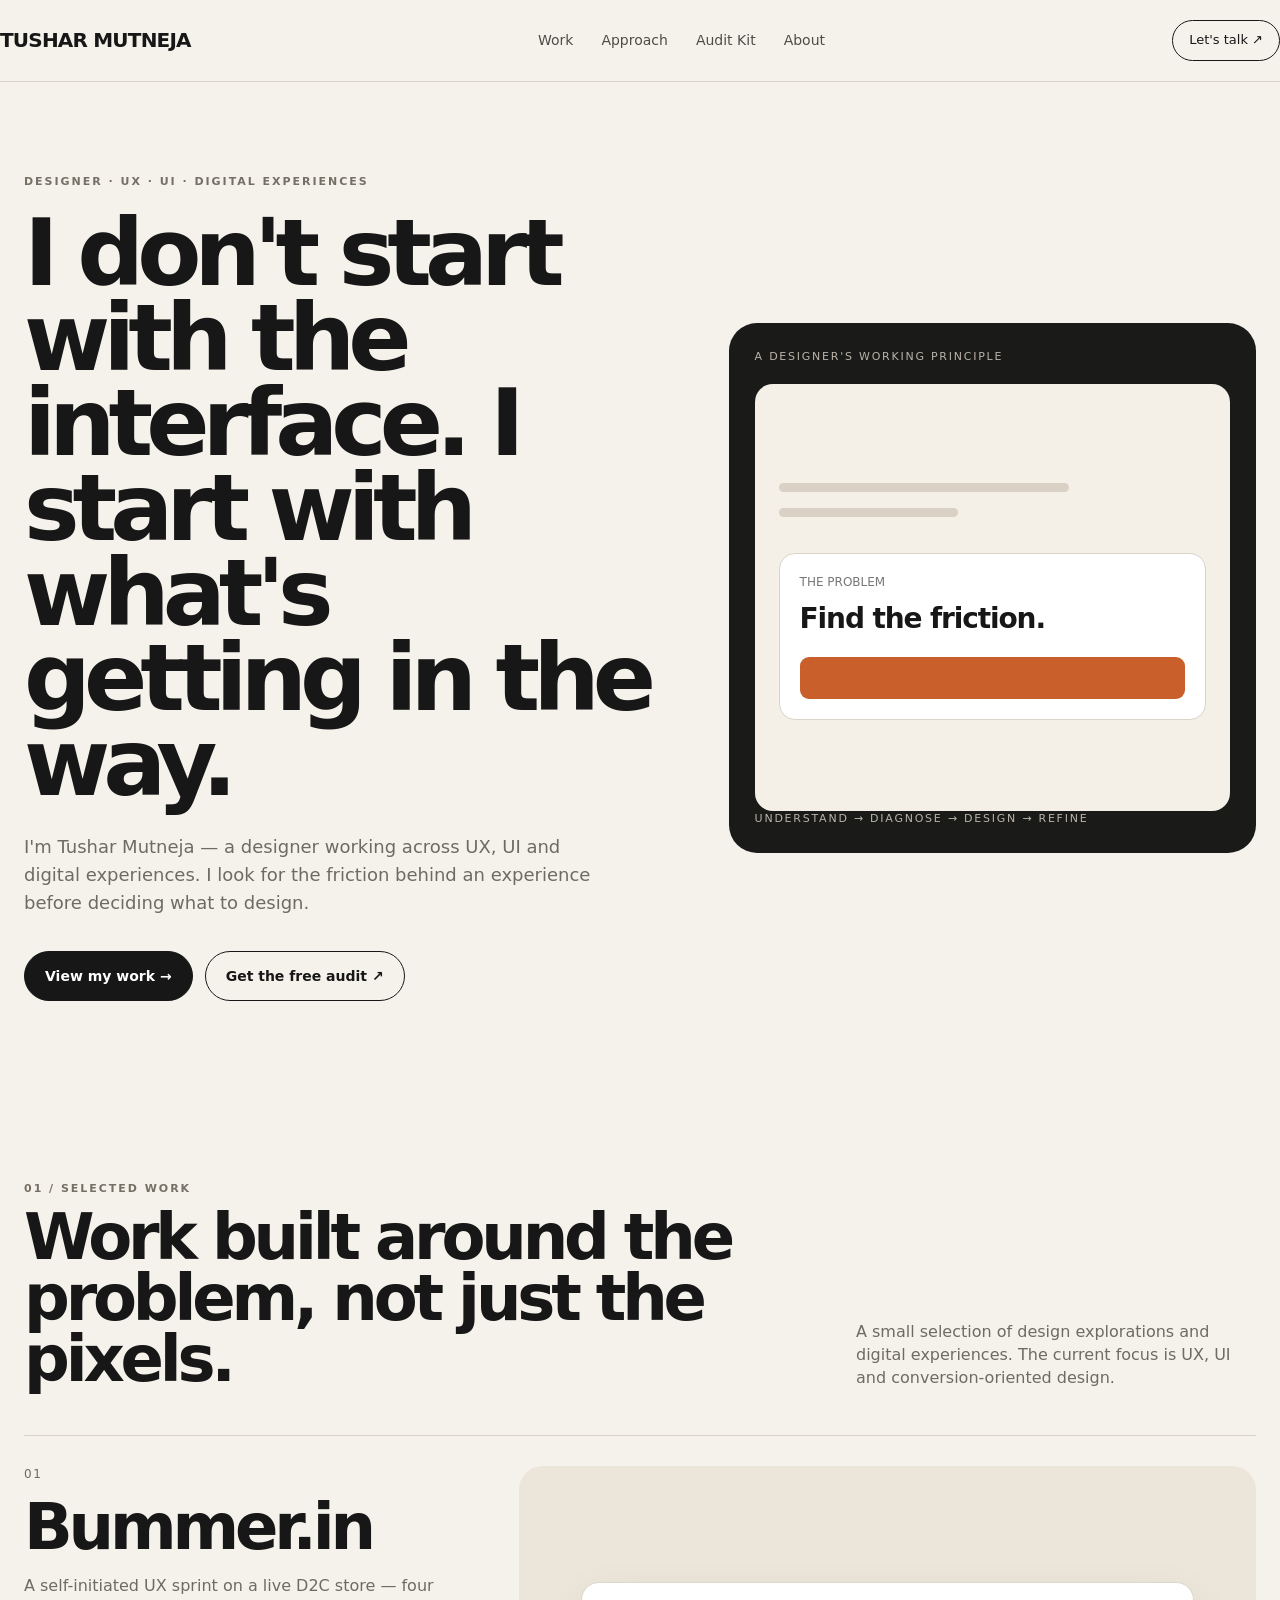
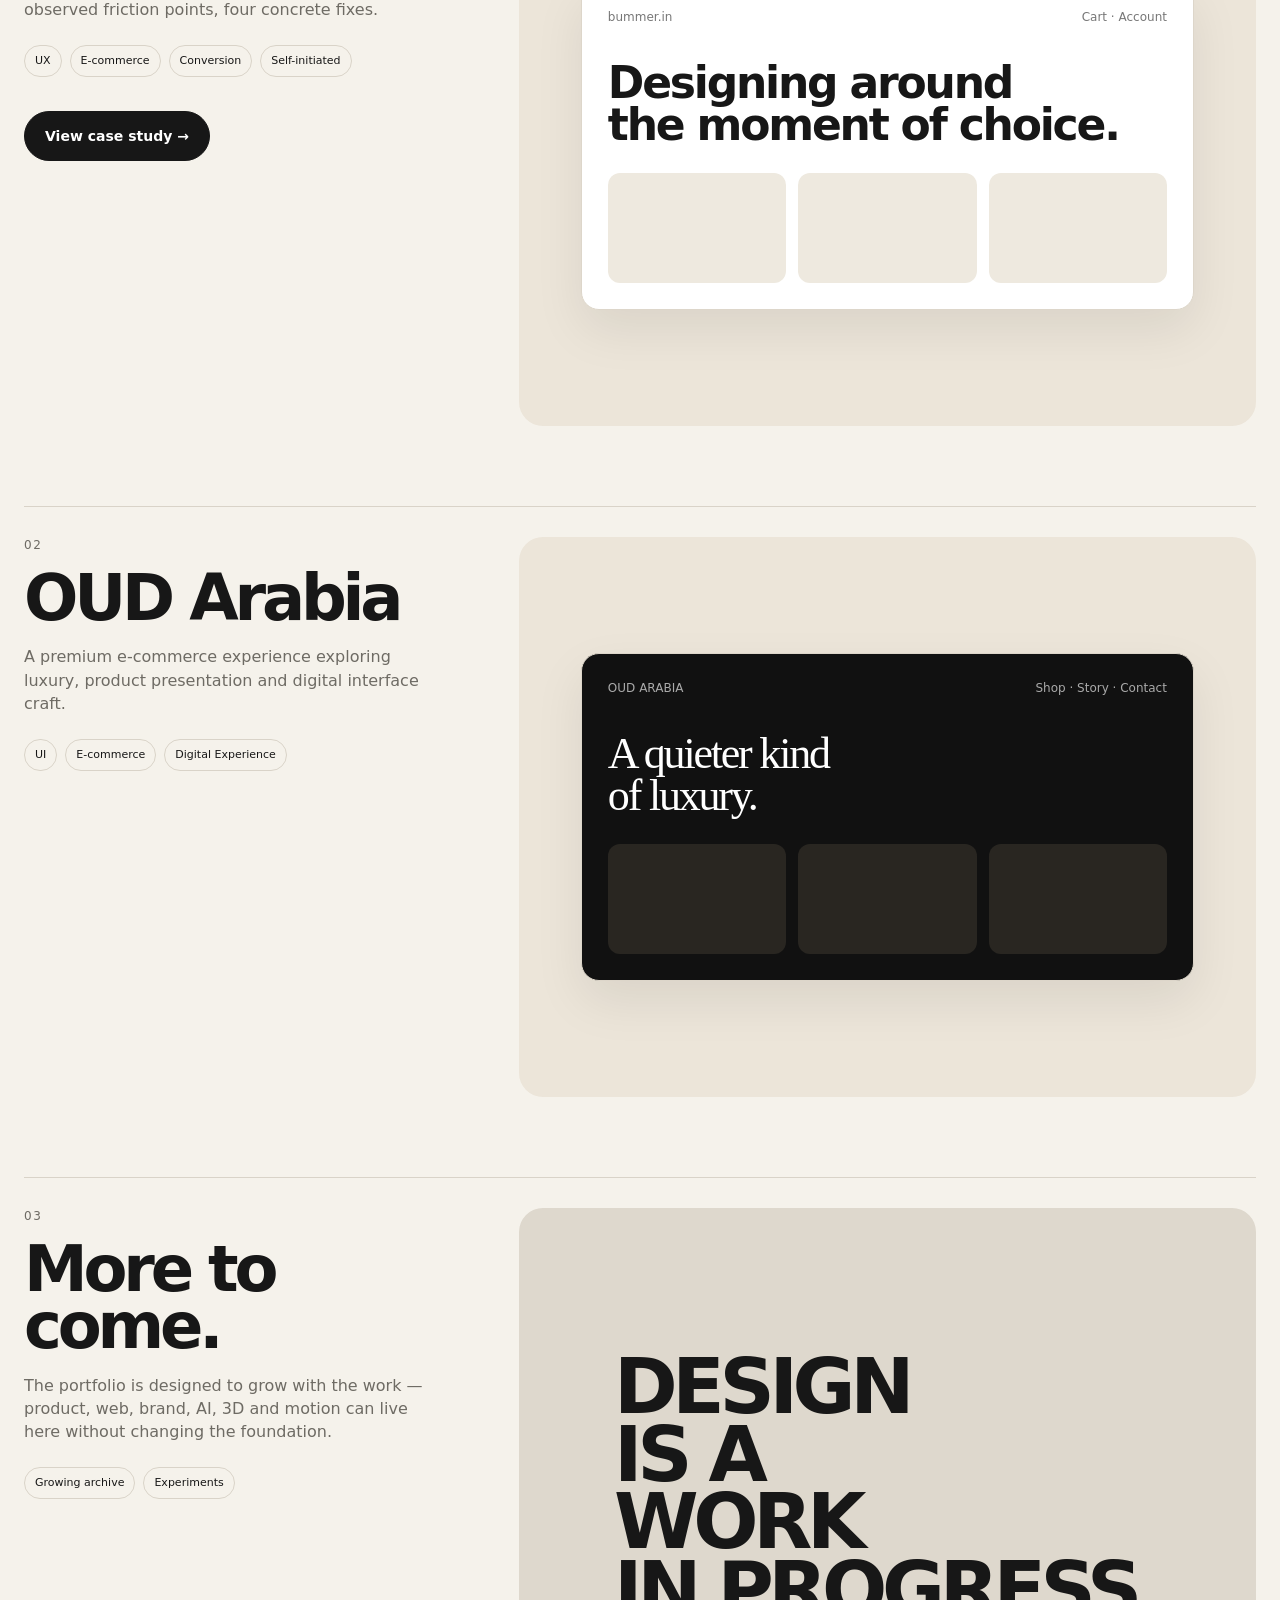
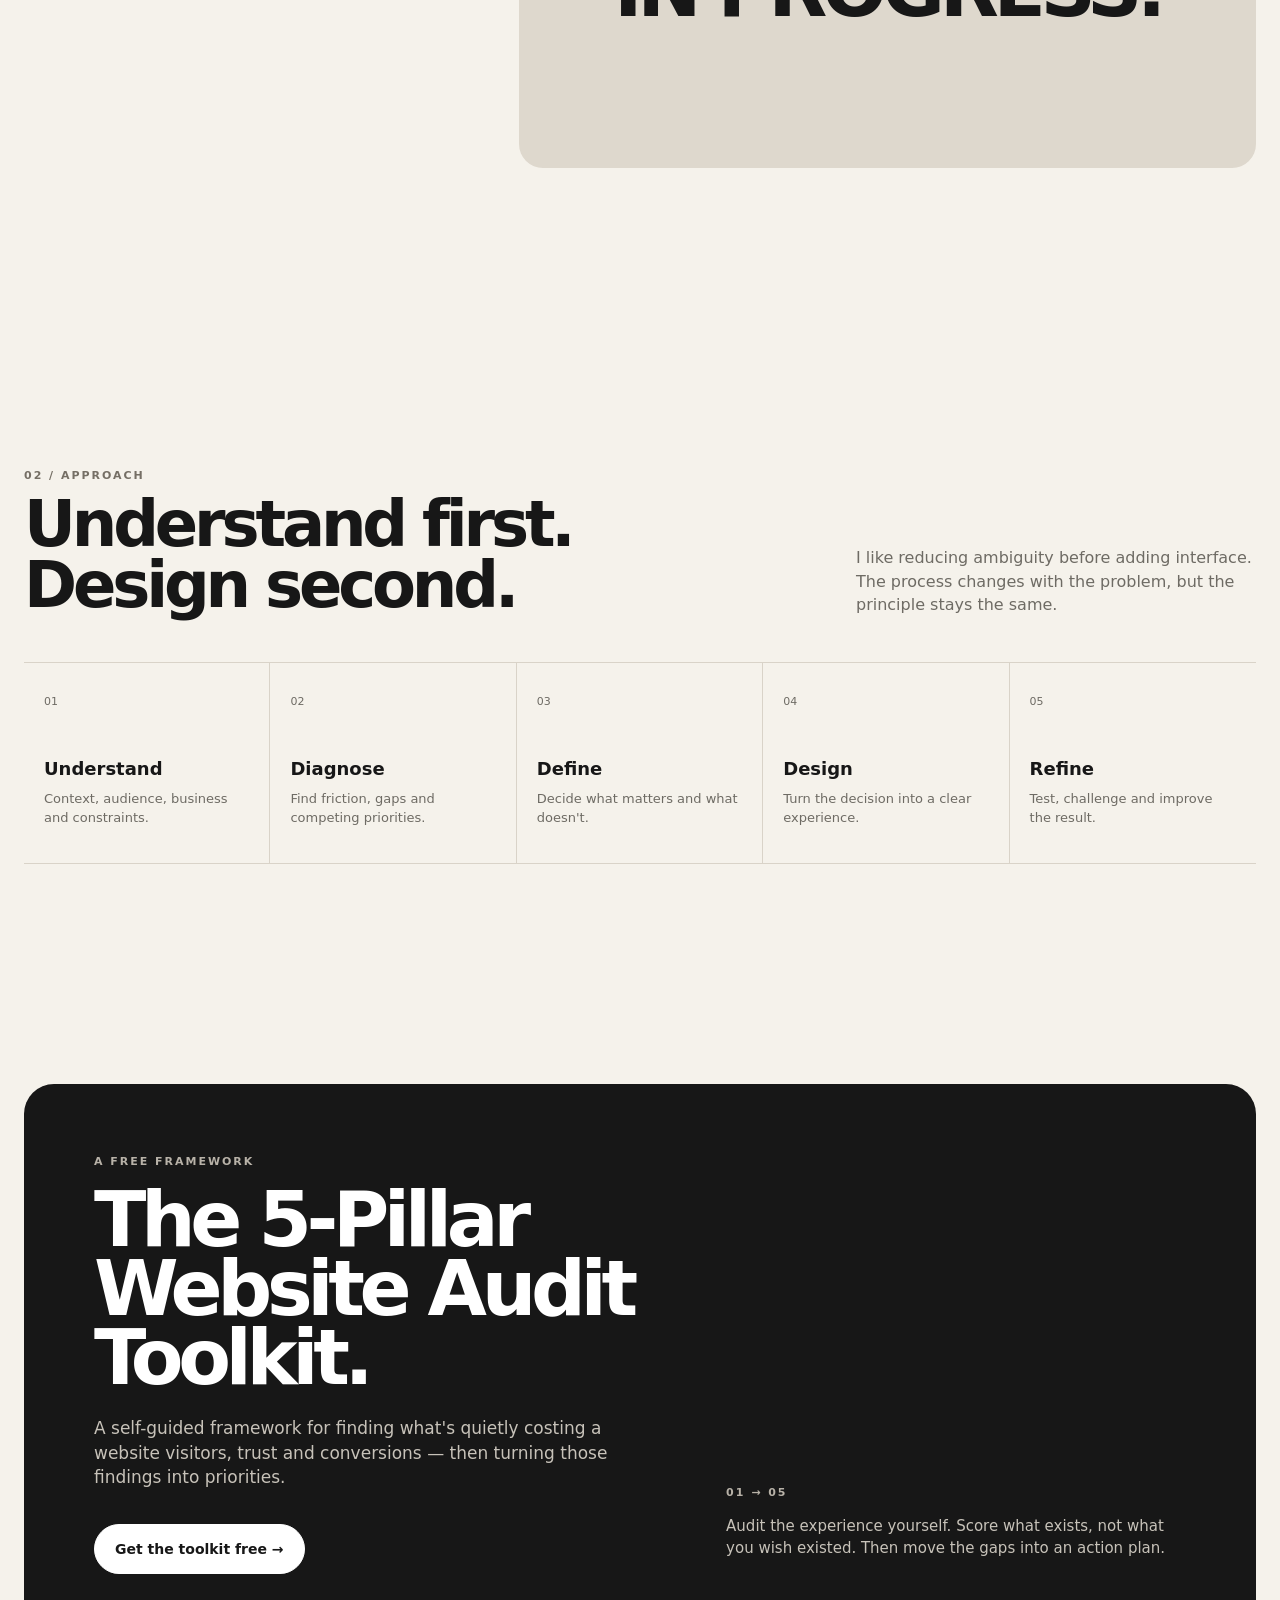
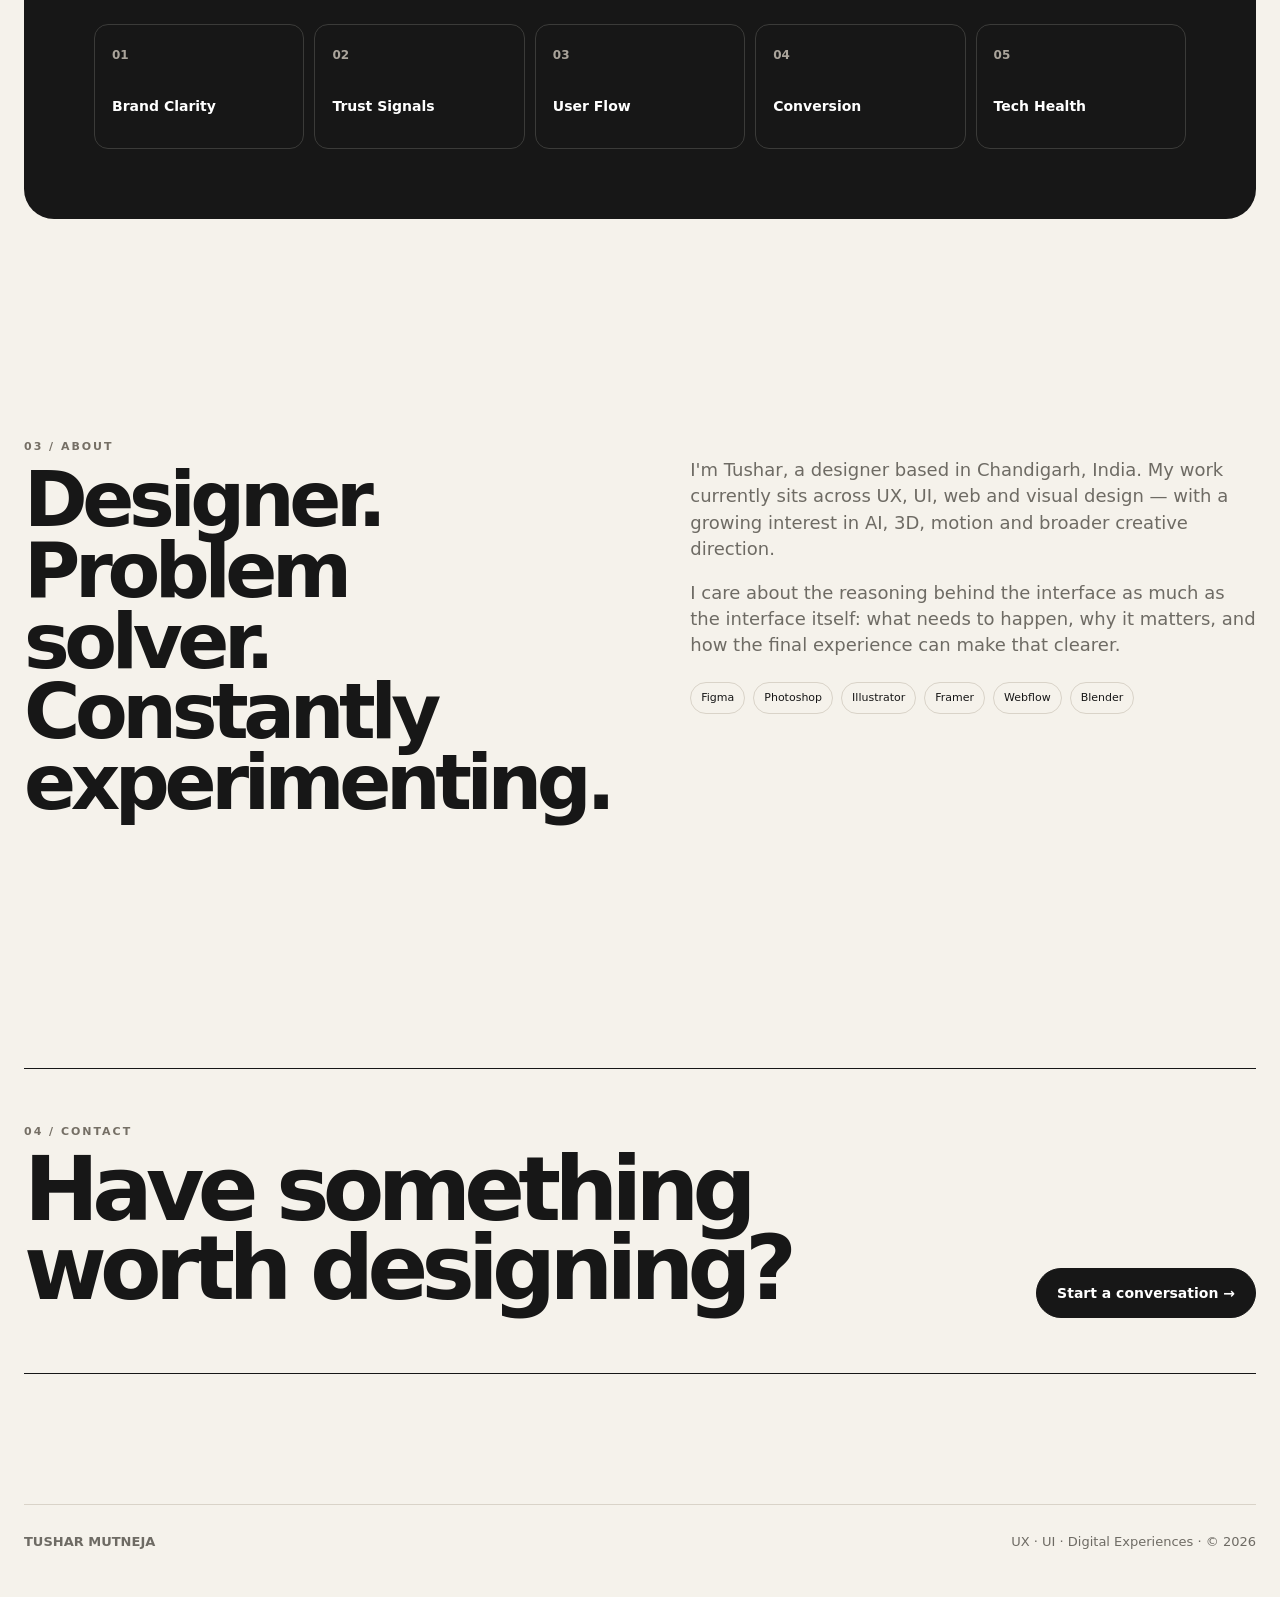
<file: index.html>
<!doctype html>
<html lang="en"><head><meta charset="utf-8"><meta name="viewport" content="width=device-width,initial-scale=1">
<title>Tushar Mutneja — Designer</title><meta name="description" content="Tushar Mutneja — UX, UI and digital experiences. Design through diagnosis.">
<link rel="stylesheet" href="styles.css"></head><body>
<nav class="nav"><div class="container nav-inner"><a class="logo" href="index.html">TUSHAR MUTNEJA</a><div class="navlinks" id="navlinks"><a href="#work">Work</a><a href="#approach">Approach</a><a href="#toolkit">Audit Kit</a><a href="#about">About</a></div><div class="nav-actions"><a class="navcta" href="#contact">Let's talk ↗</a><button class="nav-toggle" id="navToggle" type="button" aria-label="Toggle menu" aria-expanded="false" aria-controls="navlinks"><span></span><span></span><span></span></button></div></div></nav>

<main>
<section class="hero container">
 <div>
  <div class="eyebrow">Designer · UX · UI · Digital Experiences</div>
  <h1>I don't start with the interface. I start with what's getting in the way.</h1>
  <p>I'm Tushar Mutneja — a designer working across UX, UI and digital experiences. I look for the friction behind an experience before deciding what to design.</p>
  <div class="actions"><a class="btn primary" href="#work">View my work →</a><a class="btn secondary" href="#toolkit">Get the free audit ↗</a></div>
 </div>
 <div class="hero-card"><div class="mini">A designer's working principle</div><div class="hero-screen"><div class="bar"></div><div class="bar short"></div><div class="fake-card"><div style="font-size:12px;color:#777">THE PROBLEM</div><div style="font-size:28px;font-weight:800;letter-spacing:-.04em;margin-top:8px">Find the friction.</div><div class="fake-button"></div></div></div><div class="mini">Understand → Diagnose → Design → Refine</div></div>
</section>

<section class="section container" id="work">
 <div class="section-head"><div><div class="eyebrow">01 / Selected work</div><h2>Work built around the problem, not just the pixels.</h2></div><p>A small selection of design explorations and digital experiences. The current focus is UX, UI and conversion-oriented design.</p></div>

 <article class="project"><div class="project-grid"><div class="project-meta"><div class="project-number">01</div><h3>Bummer.in</h3><p class="project-desc">A self-initiated UX sprint on a live D2C store — four observed friction points, four concrete fixes.</p><div class="tags"><span class="tag">UX</span><span class="tag">E-commerce</span><span class="tag">Conversion</span><span class="tag">Self-initiated</span></div><div class="actions"><a class="btn primary" href="bummer.html">View case study →</a></div></div><div class="project-visual"><div class="bummer-mock"><div class="top"><span>bummer.in</span><span>Cart · Account</span></div><h4>Designing around<br>the moment of choice.</h4><div class="product-row"><div class="product-tile"></div><div class="product-tile"></div><div class="product-tile"></div></div></div></div></div></article>

 <article class="project"><div class="project-grid"><div class="project-meta"><div class="project-number">02</div><h3>OUD Arabia</h3><p class="project-desc">A premium e-commerce experience exploring luxury, product presentation and digital interface craft.</p><div class="tags"><span class="tag">UI</span><span class="tag">E-commerce</span><span class="tag">Digital Experience</span></div></div><div class="project-visual"><div class="bummer-mock" style="background:#111;color:#fff"><div class="top" style="color:#aaa"><span>OUD ARABIA</span><span>Shop · Story · Contact</span></div><h4 style="font-family:Georgia,serif;font-weight:500">A quieter kind<br>of luxury.</h4><div class="product-row"><div class="product-tile" style="background:#292621"></div><div class="product-tile" style="background:#292621"></div><div class="product-tile" style="background:#292621"></div></div></div></div></div></article>

 <article class="project"><div class="project-grid"><div class="project-meta"><div class="project-number">03</div><h3>More to come.</h3><p class="project-desc">The portfolio is designed to grow with the work — product, web, brand, AI, 3D and motion can live here without changing the foundation.</p><div class="tags"><span class="tag">Growing archive</span><span class="tag">Experiments</span></div></div><div class="project-visual" style="background:#ded8cd"><div style="font-size:clamp(44px,6vw,82px);font-weight:800;letter-spacing:-.07em;line-height:.88">DESIGN<br>IS A<br>WORK<br>IN PROGRESS.</div></div></div></article>
</section>

<section class="section container" id="approach">
 <div class="section-head"><div><div class="eyebrow">02 / Approach</div><h2>Understand first. Design second.</h2></div><p>I like reducing ambiguity before adding interface. The process changes with the problem, but the principle stays the same.</p></div>
 <div class="process"><div class="step"><span class="step-num">01</span><h4>Understand</h4><p>Context, audience, business and constraints.</p></div><div class="step"><span class="step-num">02</span><h4>Diagnose</h4><p>Find friction, gaps and competing priorities.</p></div><div class="step"><span class="step-num">03</span><h4>Define</h4><p>Decide what matters and what doesn't.</p></div><div class="step"><span class="step-num">04</span><h4>Design</h4><p>Turn the decision into a clear experience.</p></div><div class="step"><span class="step-num">05</span><h4>Refine</h4><p>Test, challenge and improve the result.</p></div></div>
</section>

<section class="section container" id="toolkit">
 <div class="toolkit"><div class="toolkit-grid"><div><div class="eyebrow" style="color:#b8b2a8">A free framework</div><h2>The 5-Pillar Website Audit Toolkit.</h2><p>A self-guided framework for finding what's quietly costing a website visitors, trust and conversions — then turning those findings into priorities.</p><div class="actions"><!-- TODO: swap href for the final PDF/download link --><a class="btn light" href="toolkit.pdf" download>Get the toolkit free →</a></div></div><div><div class="eyebrow" style="color:#b8b2a8">01 → 05</div><p style="font-size:15px">Audit the experience yourself. Score what exists, not what you wish existed. Then move the gaps into an action plan.</p></div></div><div class="pillars"><div class="pillar"><b>01</b><span>Brand Clarity</span></div><div class="pillar"><b>02</b><span>Trust Signals</span></div><div class="pillar"><b>03</b><span>User Flow</span></div><div class="pillar"><b>04</b><span>Conversion</span></div><div class="pillar"><b>05</b><span>Tech Health</span></div></div></div>
</section>

<section class="section container" id="about"><div class="about"><div><div class="eyebrow">03 / About</div><h2>Designer. Problem solver. Constantly experimenting.</h2></div><div><p class="about-copy">I'm Tushar, a designer based in Chandigarh, India. My work currently sits across UX, UI, web and visual design — with a growing interest in AI, 3D, motion and broader creative direction.</p><p class="about-copy">I care about the reasoning behind the interface as much as the interface itself: what needs to happen, why it matters, and how the final experience can make that clearer.</p><div class="tags"><span class="tag">Figma</span><span class="tag">Photoshop</span><span class="tag">Illustrator</span><span class="tag">Framer</span><span class="tag">Webflow</span><span class="tag">Blender</span></div></div></div></section>

<section class="contact container" id="contact"><div class="contact-box"><div><div class="eyebrow">04 / Contact</div><h2>Have something<br>worth designing?</h2></div><a class="btn primary" href="mailto:uxwithtushar@gmail.com">Start a conversation →</a></div></section>
</main>
<footer class="footer container"><strong>TUSHAR MUTNEJA</strong><span>UX · UI · Digital Experiences · © 2026</span></footer>
<script>
(function(){
  var toggle = document.getElementById('navToggle');
  var links = document.getElementById('navlinks');
  if(!toggle || !links) return;
  function closeMenu(){
    toggle.setAttribute('aria-expanded','false');
    links.classList.remove('open');
  }
  toggle.addEventListener('click', function(){
    var isOpen = links.classList.toggle('open');
    toggle.setAttribute('aria-expanded', isOpen ? 'true' : 'false');
  });
  links.querySelectorAll('a').forEach(function(a){
    a.addEventListener('click', closeMenu);
  });
  document.addEventListener('keydown', function(e){
    if(e.key === 'Escape') closeMenu();
  });
})();
</script>
</body></html>
</file>
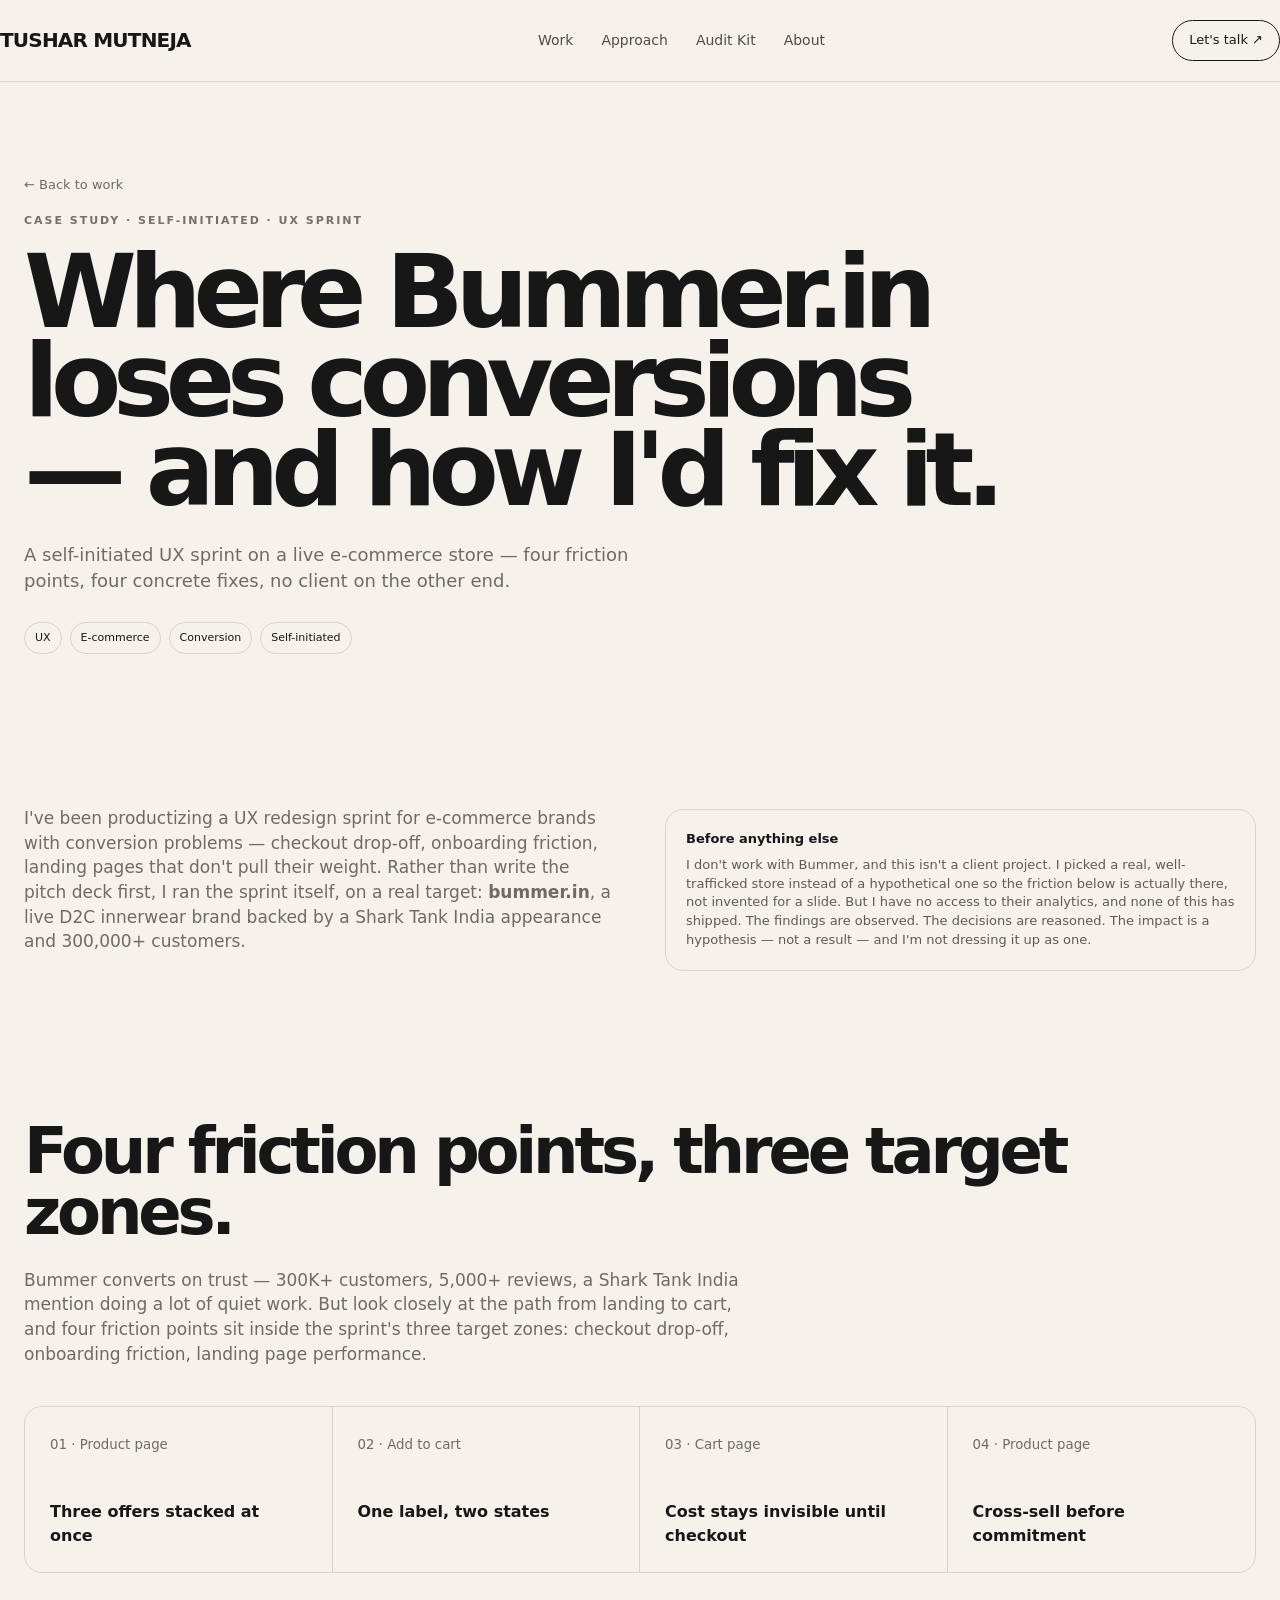
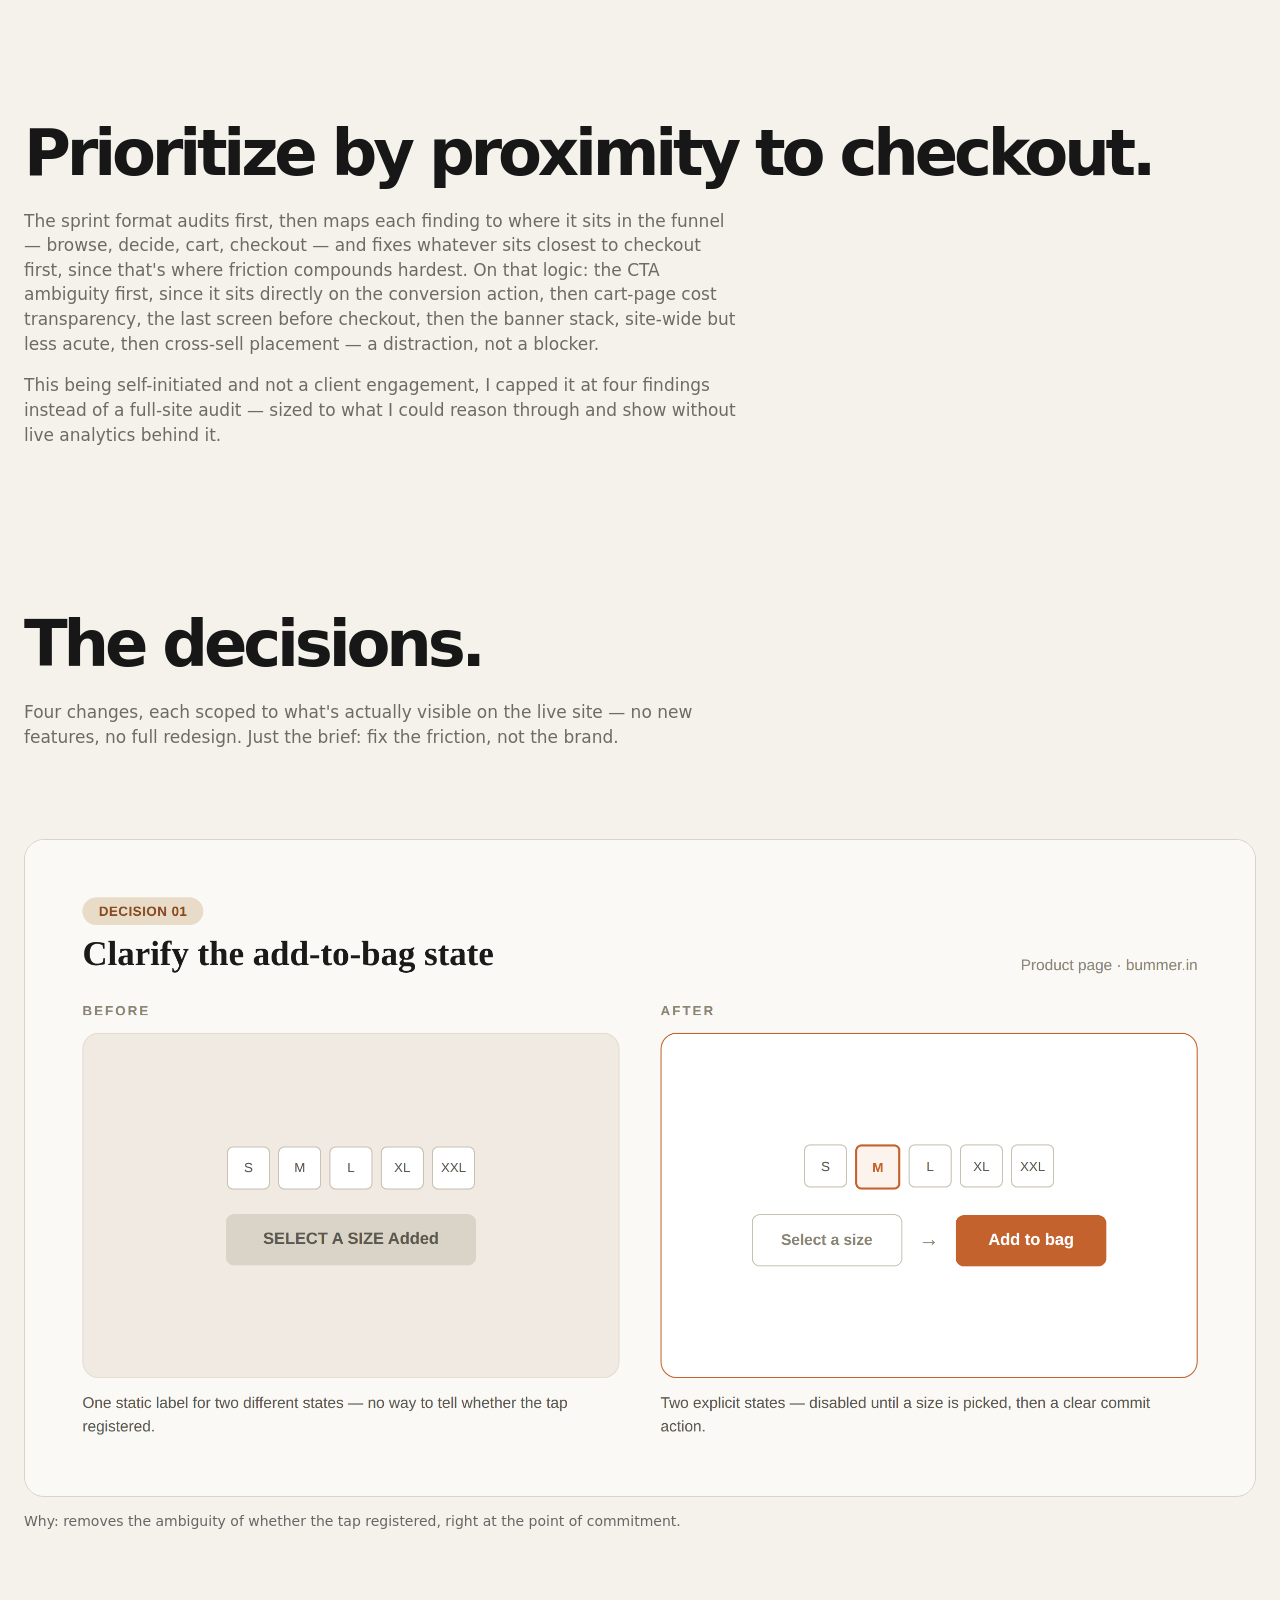
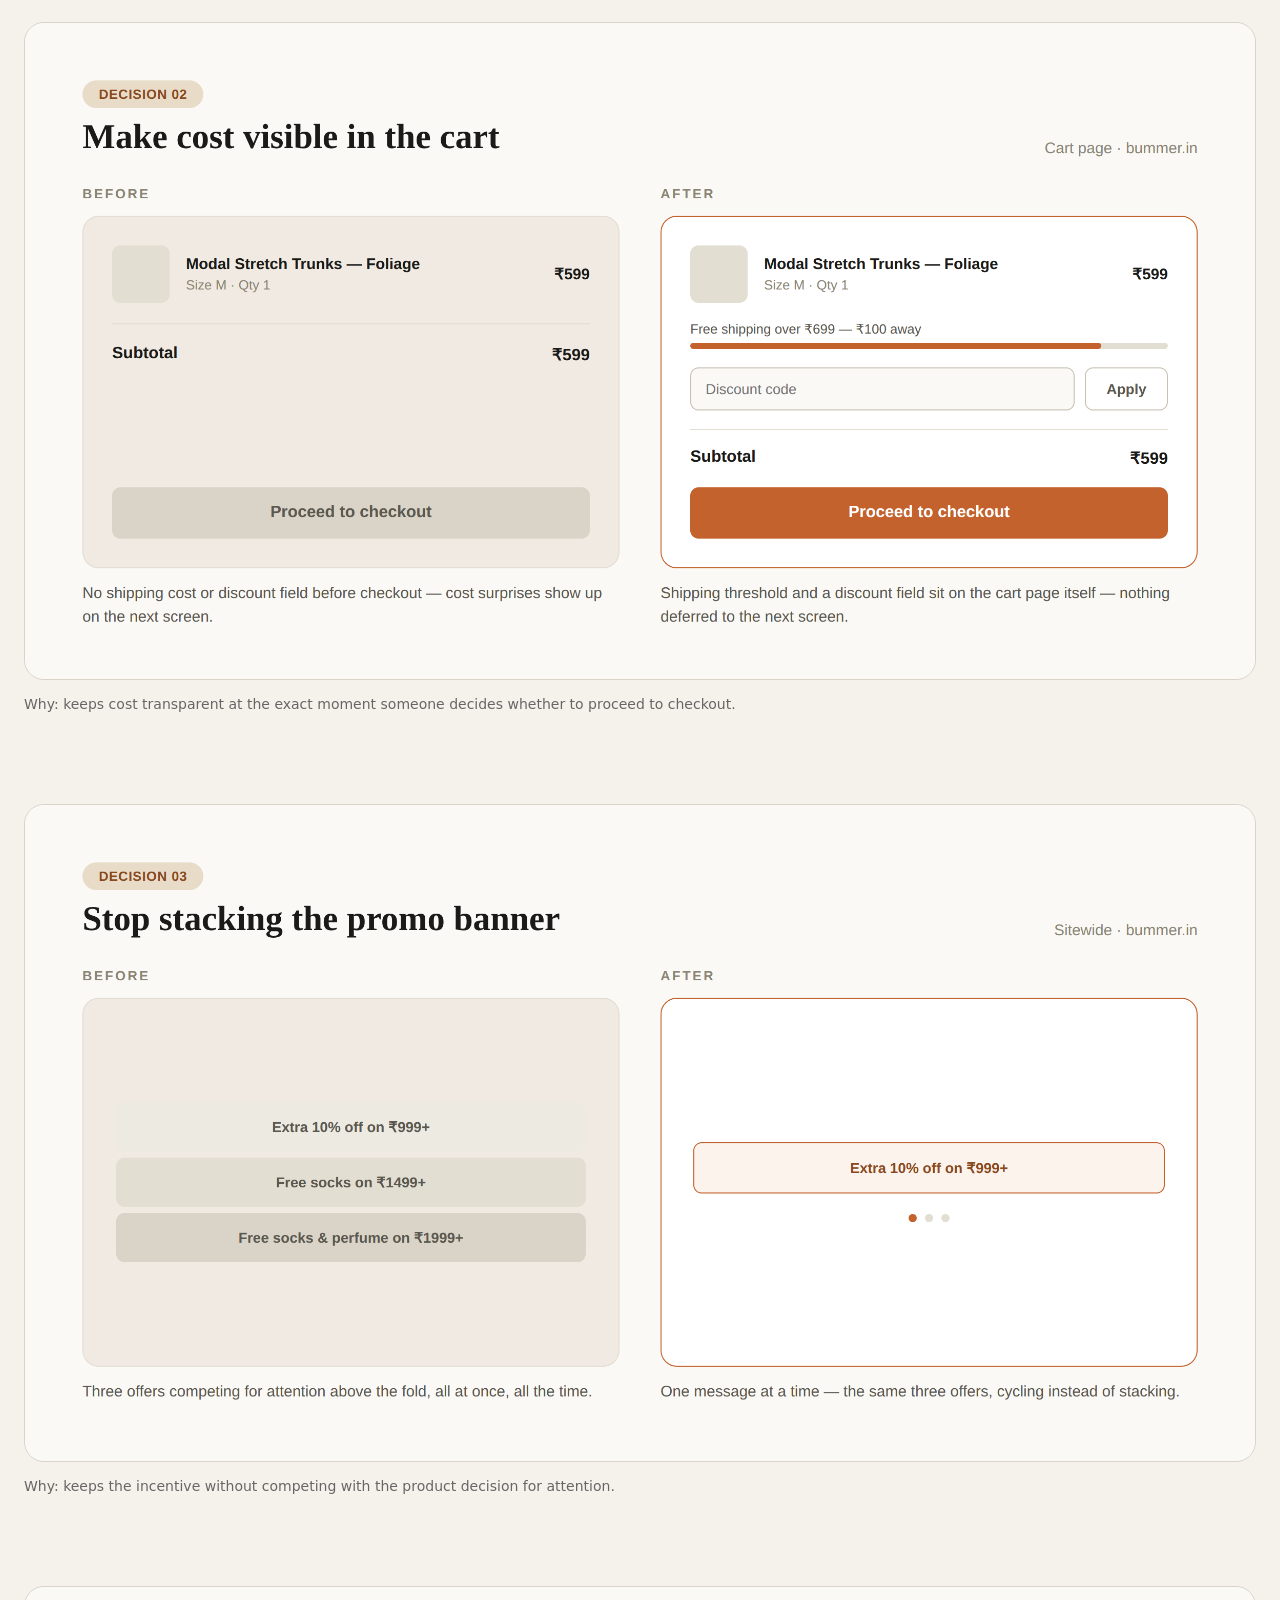
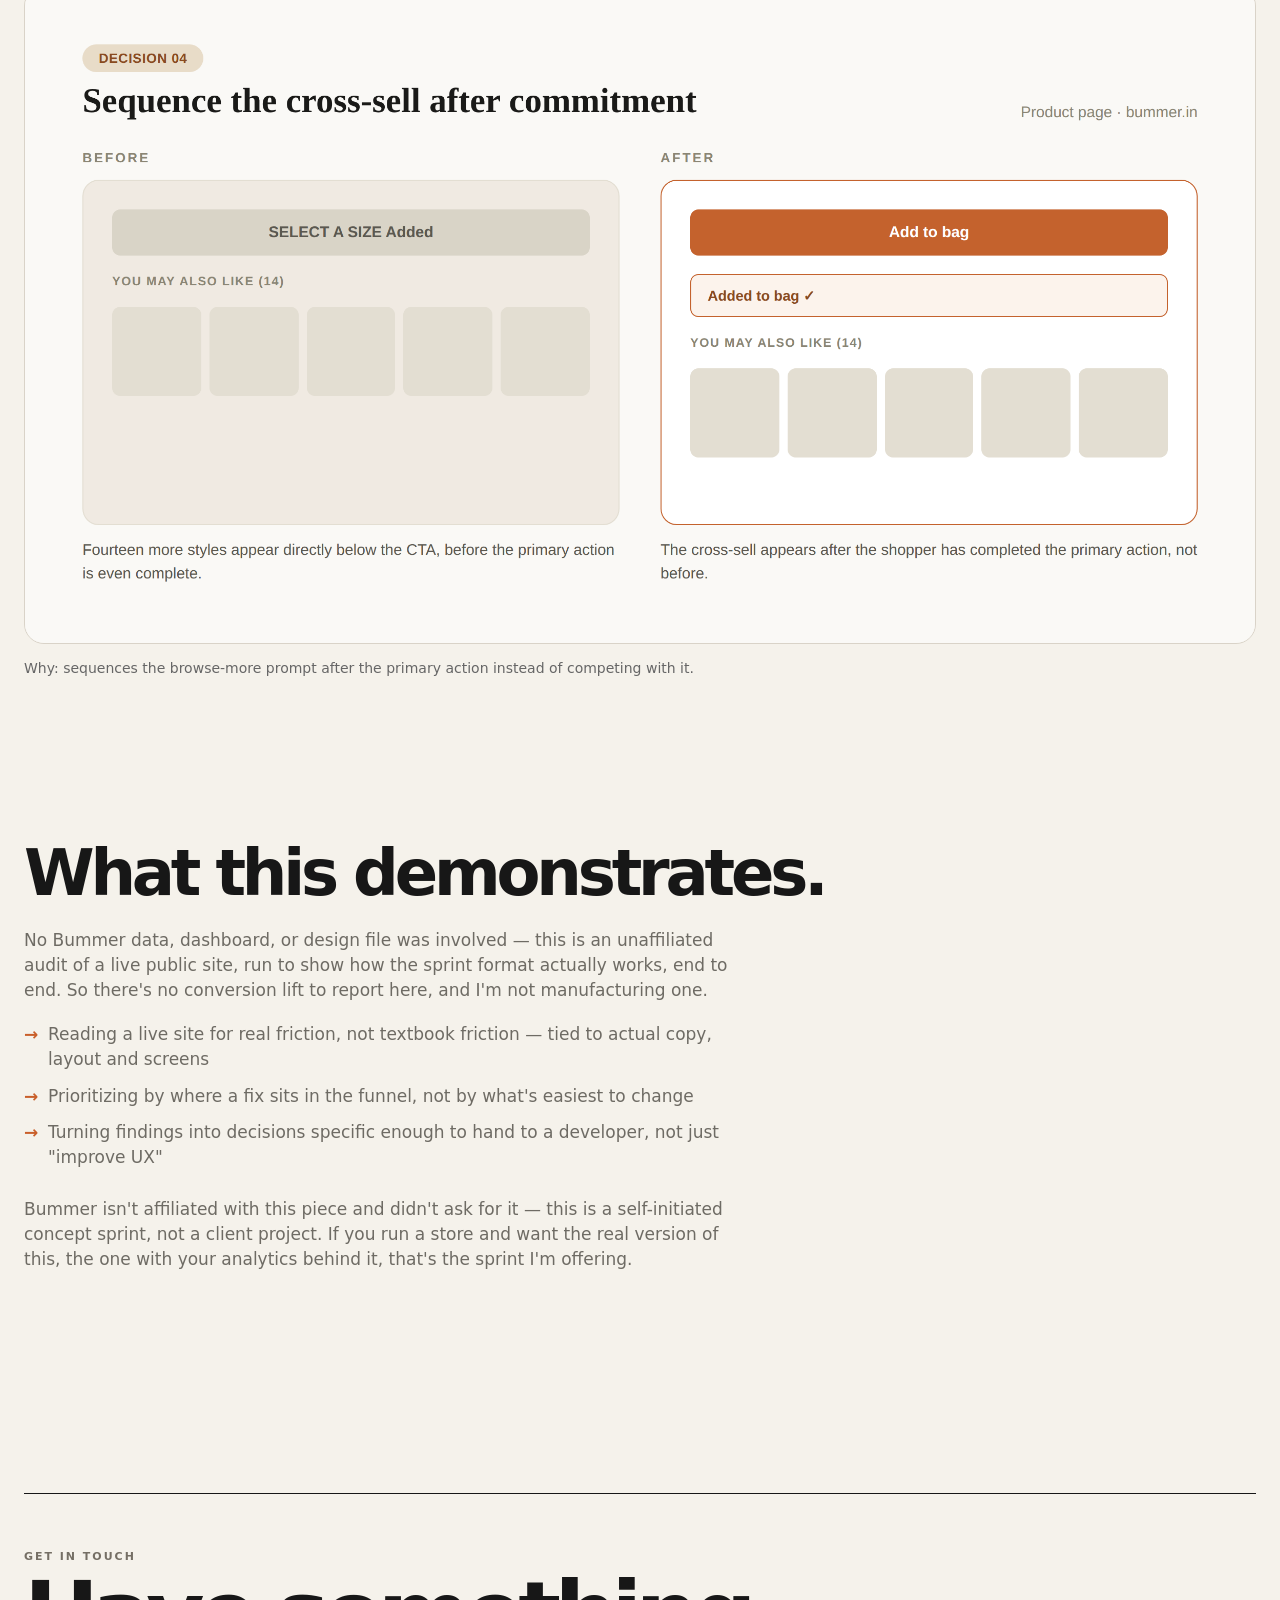
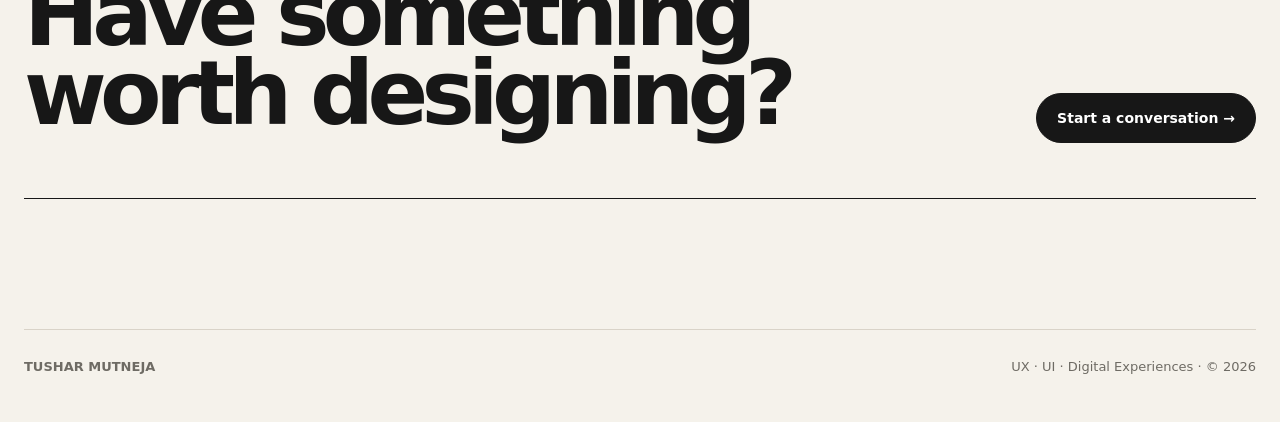
<file: bummer.html>
<!doctype html>
<html lang="en"><head><meta charset="utf-8"><meta name="viewport" content="width=device-width,initial-scale=1">
<title>Bummer.in Conversion Sprint — Case Study | Tushar Mutneja</title><meta name="description" content="A self-initiated UX audit of a live D2C store — four friction points, four concrete fixes, no client on the other end.">
<link rel="stylesheet" href="styles.css"></head><body>
<nav class="nav"><div class="container nav-inner"><a class="logo" href="index.html">TUSHAR MUTNEJA</a><div class="navlinks" id="navlinks"><a href="index.html#work">Work</a><a href="index.html#approach">Approach</a><a href="index.html#toolkit">Audit Kit</a><a href="index.html#about">About</a></div><div class="nav-actions"><a class="navcta" href="index.html#contact">Let's talk ↗</a><button class="nav-toggle" id="navToggle" type="button" aria-label="Toggle menu" aria-expanded="false" aria-controls="navlinks"><span></span><span></span><span></span></button></div></div></nav>

<main>
<section class="case-hero container">
 <a class="back-link" href="index.html#work">← Back to work</a>
 <div class="eyebrow">Case study · Self-initiated · UX Sprint</div>
 <h1>Where Bummer.in loses conversions — and how I'd fix it.</h1>
 <p style="font-size:18px;color:var(--muted);max-width:650px;margin:0 0 28px">A self-initiated UX sprint on a live e-commerce store — four friction points, four concrete fixes, no client on the other end.</p>
 <div class="tags"><span class="tag">UX</span><span class="tag">E-commerce</span><span class="tag">Conversion</span><span class="tag">Self-initiated</span></div>
</section>

<section class="case-section container">
 <div class="case-intro">
  <p>I've been productizing a UX redesign sprint for e-commerce brands with conversion problems — checkout drop-off, onboarding friction, landing pages that don't pull their weight. Rather than write the pitch deck first, I ran the sprint itself, on a real target: <strong>bummer.in</strong>, a live D2C innerwear brand backed by a Shark Tank India appearance and 300,000+ customers.</p>
  <div class="disclosure"><strong>Before anything else</strong>I don't work with Bummer, and this isn't a client project. I picked a real, well-trafficked store instead of a hypothetical one so the friction below is actually there, not invented for a slide. But I have no access to their analytics, and none of this has shipped. The findings are observed. The decisions are reasoned. The impact is a hypothesis — not a result — and I'm not dressing it up as one.</div>
 </div>
</section>

<section class="case-section container">
 <h2>Four friction points, three target zones.</h2>
 <p>Bummer converts on trust — 300K+ customers, 5,000+ reviews, a Shark Tank India mention doing a lot of quiet work. But look closely at the path from landing to cart, and four friction points sit inside the sprint's three target zones: checkout drop-off, onboarding friction, landing page performance.</p>
 <div class="funnel">
  <div><small>01 · Product page</small><b>Three offers stacked at once</b></div>
  <div><small>02 · Add to cart</small><b>One label, two states</b></div>
  <div><small>03 · Cart page</small><b>Cost stays invisible until checkout</b></div>
  <div><small>04 · Product page</small><b>Cross-sell before commitment</b></div>
 </div>
</section>

<section class="case-section container">
 <h2>Prioritize by proximity to checkout.</h2>
 <p>The sprint format audits first, then maps each finding to where it sits in the funnel — browse, decide, cart, checkout — and fixes whatever sits closest to checkout first, since that's where friction compounds hardest. On that logic: the CTA ambiguity first, since it sits directly on the conversion action, then cart-page cost transparency, the last screen before checkout, then the banner stack, site-wide but less acute, then cross-sell placement — a distraction, not a blocker.</p>
 <p>This being self-initiated and not a client engagement, I capped it at four findings instead of a full-site audit — sized to what I could reason through and show without live analytics behind it.</p>
</section>

<section class="case-section container">
 <h2>The decisions.</h2>
 <p>Four changes, each scoped to what's actually visible on the live site — no new features, no full redesign. Just the brief: fix the friction, not the brand.</p>

 <div class="decision">
  <div class="case-image"><img src="bummer-assets/01-CTA-State.png" alt="Before and after of the Bummer.in add-to-bag button: before shows one static button reading SELECT A SIZE Added; after shows two explicit states, Select a size and Add to bag."></div>
  <p class="case-note">Why: removes the ambiguity of whether the tap registered, right at the point of commitment.</p>
 </div>

 <div class="decision">
  <div class="case-image"><img src="bummer-assets/02-Cart-Transparency.png" alt="Before and after of the Bummer.in cart page: before shows no shipping or discount information; after adds a free-shipping progress line and a discount code field above the subtotal."></div>
  <p class="case-note">Why: keeps cost transparent at the exact moment someone decides whether to proceed to checkout.</p>
 </div>

 <div class="decision">
  <div class="case-image"><img src="bummer-assets/03-Promo-Banner.png" alt="Before and after of the Bummer.in promo banner: before shows three offers stacked at once; after shows one rotating banner cycling through the same three offers."></div>
  <p class="case-note">Why: keeps the incentive without competing with the product decision for attention.</p>
 </div>

 <div class="decision">
  <div class="case-image"><img src="bummer-assets/04-Cross-Sell.png" alt="Before and after of the Bummer.in product page: before shows a 14-item cross-sell carousel directly below the size selector; after moves it below a visible Added to bag confirmation."></div>
  <p class="case-note">Why: sequences the browse-more prompt after the primary action instead of competing with it.</p>
 </div>
</section>

<section class="case-section container">
 <h2>What this demonstrates.</h2>
 <p>No Bummer data, dashboard, or design file was involved — this is an unaffiliated audit of a live public site, run to show how the sprint format actually works, end to end. So there's no conversion lift to report here, and I'm not manufacturing one.</p>
 <ul class="case-list">
  <li>Reading a live site for real friction, not textbook friction — tied to actual copy, layout and screens</li>
  <li>Prioritizing by where a fix sits in the funnel, not by what's easiest to change</li>
  <li>Turning findings into decisions specific enough to hand to a developer, not just "improve UX"</li>
 </ul>
 <p style="margin-top:28px">Bummer isn't affiliated with this piece and didn't ask for it — this is a self-initiated concept sprint, not a client project. If you run a store and want the real version of this, the one with your analytics behind it, that's the sprint I'm offering.</p>
</section>

<section class="contact container" id="contact"><div class="contact-box"><div><div class="eyebrow">Get in touch</div><h2>Have something<br>worth designing?</h2></div><a class="btn primary" href="mailto:uxwithtushar@gmail.com">Start a conversation →</a></div></section>
</main>
<footer class="footer container"><strong>TUSHAR MUTNEJA</strong><span>UX · UI · Digital Experiences · © 2026</span></footer>
<script>
(function(){
  var toggle = document.getElementById('navToggle');
  var links = document.getElementById('navlinks');
  if(!toggle || !links) return;
  function closeMenu(){
    toggle.setAttribute('aria-expanded','false');
    links.classList.remove('open');
  }
  toggle.addEventListener('click', function(){
    var isOpen = links.classList.toggle('open');
    toggle.setAttribute('aria-expanded', isOpen ? 'true' : 'false');
  });
  links.querySelectorAll('a').forEach(function(a){
    a.addEventListener('click', closeMenu);
  });
  document.addEventListener('keydown', function(e){
    if(e.key === 'Escape') closeMenu();
  });
})();
</script>
</body></html>
</file>
<file: styles.css>
:root{
  --ink:#171717;
  --muted:#6e6b64;
  --paper:#f5f2eb;
  --white:#fbfaf7;
  --line:#d9d3c8;
  --accent:#c95f2a;
  --accent-soft:#eadcc9;
  --max:1280px;
}
*{box-sizing:border-box}
html{scroll-behavior:smooth}
body{margin:0;background:var(--paper);color:var(--ink);font-family:Inter,ui-sans-serif,system-ui,-apple-system,BlinkMacSystemFont,"Segoe UI",sans-serif;line-height:1.45}
a{color:inherit;text-decoration:none}
img{display:block;max-width:100%}
.container{width:min(calc(100% - 48px),var(--max));margin:auto}
.nav{height:82px;border-bottom:1px solid var(--line);position:sticky;top:0;background:rgba(245,242,235,.9);-webkit-backdrop-filter:blur(14px);backdrop-filter:blur(14px);z-index:10}
.nav-inner{display:flex;width:100%;height:100%;align-items:center;justify-content:space-between}
.logo{font-weight:800;letter-spacing:-.04em;font-size:20px}
.navlinks{display:flex;gap:28px;font-size:14px;color:#4f4c46}
.navlinks a:hover{color:var(--ink)}
.nav-actions{display:flex;align-items:center;gap:14px}
.navcta{padding:10px 16px;border:1px solid var(--ink);border-radius:999px;font-size:13px}
.nav-toggle{display:none;flex-direction:column;justify-content:center;align-items:center;gap:5px;width:38px;height:38px;border:1px solid var(--ink);border-radius:10px;background:transparent;cursor:pointer;padding:0;flex:none}
.nav-toggle span{display:block;width:16px;height:2px;background:var(--ink);transition:transform .2s ease,opacity .2s ease}
.nav-toggle[aria-expanded="true"] span:nth-child(1){transform:translateY(7px) rotate(45deg)}
.nav-toggle[aria-expanded="true"] span:nth-child(2){opacity:0}
.nav-toggle[aria-expanded="true"] span:nth-child(3){transform:translateY(-7px) rotate(-45deg)}
.eyebrow{font-size:11px;letter-spacing:.18em;text-transform:uppercase;font-weight:750;color:#756f65}
.hero{padding:92px 0 70px;min-height:760px;display:grid;grid-template-columns:1.1fr .9fr;gap:60px;align-items:center}
.hero h1{font-size:clamp(54px,7.3vw,112px);line-height:.91;letter-spacing:-.075em;margin:20px 0 28px;max-width:850px}
.hero p{font-size:18px;line-height:1.55;color:var(--muted);max-width:590px}
.actions{display:flex;gap:12px;flex-wrap:wrap;margin-top:34px}
.btn{display:inline-flex;align-items:center;justify-content:center;padding:14px 20px;border-radius:999px;border:1px solid var(--ink);font-weight:700;font-size:14px}
.btn.primary{background:var(--ink);color:white}
.btn.secondary{background:transparent}
.btn.light{background:#fff;border-color:#fff;color:var(--ink)}
.hero-card{background:#1a1a19;border-radius:28px;min-height:530px;padding:26px;display:flex;flex-direction:column;justify-content:space-between;color:#fff;overflow:hidden}
.hero-card .mini{font-size:11px;letter-spacing:.16em;text-transform:uppercase;color:#b9b3aa}
.hero-screen{margin-top:20px;background:#f4f0e8;border-radius:18px;padding:24px;color:#171717;flex:1;display:flex;flex-direction:column;justify-content:center}
.hero-screen .bar{height:9px;background:#d9d1c4;border-radius:10px;margin:8px 0;width:68%}
.hero-screen .bar.short{width:42%}
.hero-screen .fake-card{margin-top:28px;background:white;border:1px solid #d9d3c8;border-radius:16px;padding:20px}
.hero-screen .fake-button{height:42px;background:var(--accent);border-radius:9px;margin-top:18px}
.section{padding:110px 0}
.section-head{display:flex;justify-content:space-between;gap:40px;align-items:end;margin-bottom:46px}
.section-head h2{font-size:clamp(38px,5vw,72px);letter-spacing:-.065em;line-height:.95;margin:10px 0 0;max-width:750px}
.section-head p{max-width:400px;color:var(--muted);margin:0}
.project{border-top:1px solid var(--line);padding:30px 0 80px}
.project-grid{display:grid;grid-template-columns:1fr 1.65fr;gap:48px;align-items:start}
.project-meta{position:sticky;top:110px}
.project-number{font-size:12px;letter-spacing:.14em;color:var(--muted)}
.project h3{font-size:clamp(38px,5vw,76px);letter-spacing:-.065em;line-height:.9;margin:15px 0 18px}
.project-desc{color:var(--muted);max-width:410px}
.project-visual{background:#ece5d9;border-radius:24px;min-height:560px;display:flex;align-items:center;justify-content:center;padding:28px;overflow:hidden}
.bummer-mock{width:90%;background:#fff;border:1px solid #ddd6ca;border-radius:18px;padding:26px;box-shadow:0 20px 50px rgba(0,0,0,.08)}
.bummer-mock .top{display:flex;justify-content:space-between;font-size:12px;color:#777;margin-bottom:35px}
.bummer-mock h4{font-size:44px;line-height:.95;letter-spacing:-.05em;margin:0 0 20px}
.product-row{display:flex;gap:12px;margin-top:28px}
.product-tile{height:110px;flex:1;background:#eee9df;border-radius:12px}
.tags{display:flex;gap:8px;flex-wrap:wrap;margin-top:24px}
.tag{font-size:11px;padding:7px 10px;border:1px solid var(--line);border-radius:999px}
.toolkit{background:var(--ink);color:white;border-radius:30px;padding:70px}
.toolkit-grid{display:grid;grid-template-columns:1.1fr .9fr;gap:70px;align-items:end}
.toolkit h2{font-size:clamp(46px,6vw,88px);line-height:.9;letter-spacing:-.07em;margin:15px 0 24px}
.toolkit p{color:#c7c2b9;max-width:650px;font-size:17px}
.pillars{display:grid;grid-template-columns:repeat(5,1fr);gap:10px;margin-top:50px}
.pillar{border:1px solid #3b3b39;border-radius:14px;padding:17px;min-height:125px}
.pillar b{font-size:12px;color:#aaa49b}
.pillar span{display:block;margin-top:30px;font-weight:700;font-size:14px}
.process{display:grid;grid-template-columns:repeat(5,1fr);border-top:1px solid var(--line);border-bottom:1px solid var(--line)}
.step{padding:25px 20px 35px;border-right:1px solid var(--line)}
.step:last-child{border-right:0}
.step-num{font-size:11px;color:var(--muted)}
.step h4{margin:45px 0 8px;font-size:18px}
.step p{margin:0;color:var(--muted);font-size:13px}
.about{display:grid;grid-template-columns:1fr 1fr;gap:80px}
.about h2{font-size:clamp(45px,6vw,86px);line-height:.92;letter-spacing:-.07em;margin:10px 0}
.about-copy{font-size:18px;color:var(--muted);max-width:590px}
.contact{padding:130px 0}
.contact-box{border-top:1px solid var(--ink);border-bottom:1px solid var(--ink);padding:55px 0;display:flex;justify-content:space-between;gap:30px;align-items:end}
.contact h2{font-size:clamp(52px,7vw,100px);line-height:.88;letter-spacing:-.075em;margin:10px 0}
.footer{border-top:1px solid var(--line);padding:28px 0 45px;display:flex;justify-content:space-between;color:var(--muted);font-size:13px}
.case-hero{padding:90px 0 60px}
.case-hero h1{font-size:clamp(54px,8vw,120px);line-height:.87;letter-spacing:-.08em;max-width:1000px;margin:18px 0 28px}
.case-intro{display:grid;grid-template-columns:1fr 1fr;gap:50px;align-items:end}
.case-intro p{font-size:19px;color:var(--muted);max-width:650px}
.disclosure{border:1px solid var(--line);border-radius:18px;padding:20px;font-size:13px;color:#5f5b53}
.disclosure strong{display:block;color:var(--ink);margin-bottom:7px}
.case-section{padding:75px 0}
.case-section h2{font-size:clamp(40px,5vw,68px);letter-spacing:-.065em;line-height:.95;margin:0 0 25px}
.case-section p{max-width:720px;color:var(--muted);font-size:17px}
.funnel{display:grid;grid-template-columns:repeat(4,1fr);margin-top:40px;border:1px solid var(--line);border-radius:18px;overflow:hidden}
.funnel div{padding:25px;border-right:1px solid var(--line)}
.funnel div:last-child{border-right:0}
.funnel small{color:var(--muted)}
.funnel b{display:block;margin-top:45px}
.case-image{margin-top:45px;border-radius:20px;overflow:hidden;border:1px solid var(--line);background:#fff}
.decision{margin-top:90px}
.decision h3{font-size:clamp(32px,4vw,58px);letter-spacing:-.055em;margin:0 0 24px}
.decision img{width:100%}
.case-note{font-size:14px!important;color:#666!important}
.back-link{display:inline-block;font-size:13px;color:var(--muted);margin-bottom:18px}
.back-link:hover{color:var(--ink)}
.case-list{list-style:none;margin:20px 0 0;padding:0;display:grid;gap:12px;max-width:720px}
.case-list li{padding-left:24px;position:relative;color:var(--muted);font-size:17px}
.case-list li::before{content:"→";position:absolute;left:0;color:var(--accent);font-weight:700}
@media(max-width:900px){
 .nav-toggle{display:flex}
 .navlinks{display:none;position:absolute;top:100%;left:0;right:0;flex-direction:column;gap:0;background:var(--paper);border-bottom:1px solid var(--line);padding:6px 24px 18px;box-shadow:0 16px 30px rgba(0,0,0,.06)}
 .navlinks.open{display:flex}
 .navlinks a{padding:14px 0;border-bottom:1px solid var(--line);font-size:15px}
 .navlinks a:last-child{border-bottom:0}
 .hero{grid-template-columns:1fr;padding-top:65px}.hero-card{min-height:420px}
 .section{padding:80px 0}.section-head{display:block}.section-head p{margin-top:22px}
 .project-grid,.about,.toolkit-grid,.case-intro{grid-template-columns:1fr}.project-meta{position:static}.project-visual{min-height:400px}
 .pillars,.process{grid-template-columns:1fr 1fr}.step{border-bottom:1px solid var(--line)}
 .toolkit{padding:40px 25px}.contact-box{display:block}.contact-box .btn{margin-top:25px}
 .funnel{grid-template-columns:1fr 1fr}.funnel div:nth-child(2){border-right:0}.funnel div{border-bottom:1px solid var(--line)}
}
@media(max-width:560px){
 .container{width:min(calc(100% - 30px),var(--max))}
 .nav{height:70px}.hero h1{font-size:58px}.hero{min-height:auto;padding:65px 0}
 .hero-card{min-height:360px}.project h3{font-size:52px}
 .pillars,.process,.funnel{grid-template-columns:1fr}.funnel div{border-right:0}
 .footer{display:block}.footer span{display:block;margin-top:8px}
}
</file>
